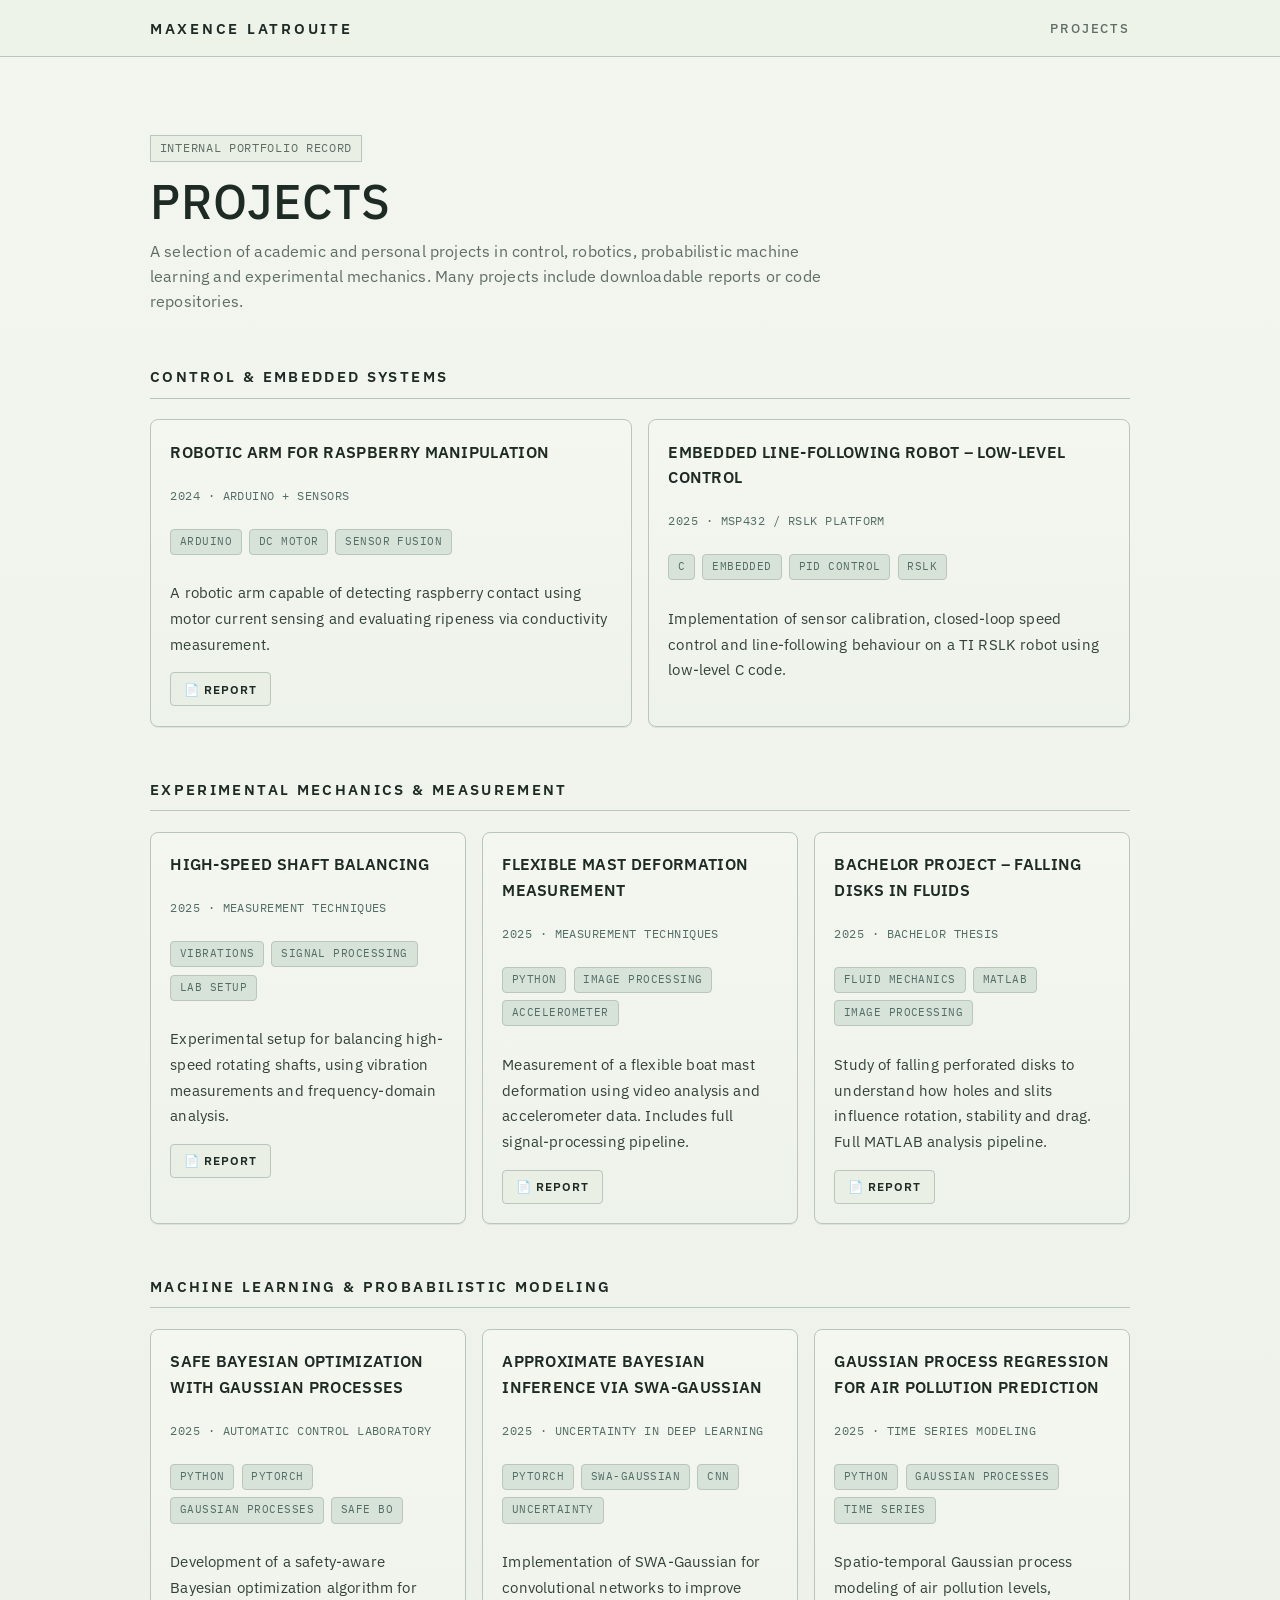
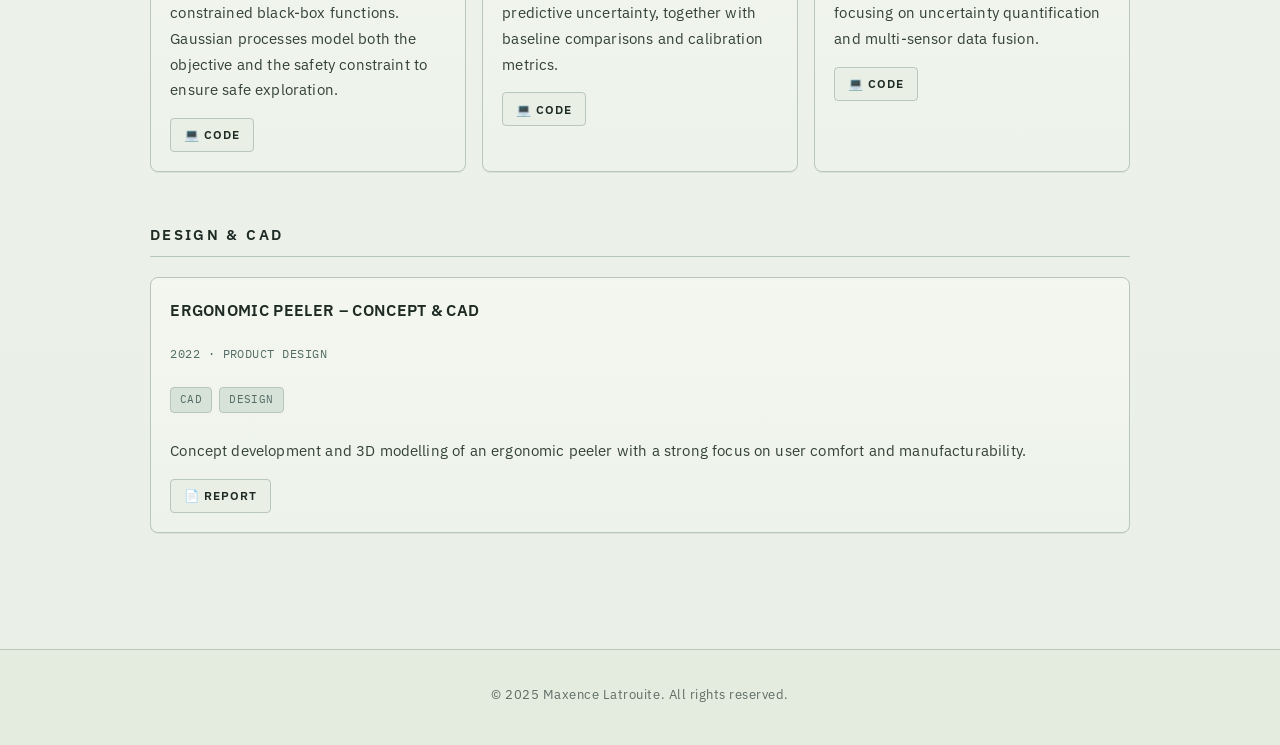
<file: projects.html>
<!DOCTYPE html>
<html lang="en">
<head>
  <meta charset="UTF-8">
  <title>Projects – Maxence Latrouite</title>
  <meta name="viewport" content="width=device-width, initial-scale=1">
  <link rel="stylesheet" href="style.css">
</head>
<body>

  <!-- HEADER (identique aux autres pages) -->
  <header class="site-header">
    <div class="container">
      <h1 class="site-title">Maxence Latrouite</h1>
      <nav class="site-nav">
        <a href="projects.html">Projects</a>
      </nav>
    </div>
  </header>

  <main class="container" id="projects">

    <!-- INTRO -->
    <section class="page-intro">
      <h1>Projects</h1>
      <p>
        A selection of academic and personal projects in control, robotics,
        probabilistic machine learning and experimental mechanics.
        Many projects include downloadable reports or code repositories.
      </p>
    </section>



    <!-- =============================== -->
    <!-- 1. CONTROL & EMBEDDED SYSTEMS -->
    <!-- =============================== -->

    <section class="project-section">
      <h2>Control &amp; Embedded Systems</h2>

      <div class="projects-grid">

        <!-- Raspberry Arm -->
        <article class="project-card">
          <h3>Robotic Arm for Raspberry Manipulation</h3>
          <p class="project-meta">2024 &middot; Arduino + Sensors</p>
          <p class="project-tags">
            <span>Arduino</span><span>DC Motor</span><span>Sensor Fusion</span>
          </p>
          <p class="project-summary">
            A robotic arm capable of detecting raspberry contact using motor
            current sensing and evaluating ripeness via conductivity measurement.
          </p>
          <div class="project-links">
            <a href="pdf/Projet_Framboise.pdf" target="_blank">📄 Report</a>
          </div>
        </article>

        <!-- Line-following Robot -->
        <article class="project-card">
          <h3>Embedded Line-Following Robot – Low-Level Control</h3>
          <p class="project-meta">2025 &middot; MSP432 / RSLK Platform</p>
          <p class="project-tags">
            <span>C</span><span>Embedded</span><span>PID Control</span><span>RSLK</span>
          </p>
          <p class="project-summary">
            Implementation of sensor calibration, closed-loop speed control and
            line-following behaviour on a TI RSLK robot using low-level C code.
          </p>
          <div class="project-links">
          </div>
        </article>
      </div>
    </section>


    <!-- =============================== -->
    <!-- 2. EXPERIMENTAL MECHANICS -->
    <!-- =============================== -->

    <section class="project-section">
      <h2>Experimental Mechanics &amp; Measurement</h2>

      <div class="projects-grid">

        <!-- Shaft Balancing -->
        <article class="project-card">
          <h3>High-Speed Shaft Balancing</h3>
          <p class="project-meta">2025 &middot; Measurement Techniques</p>
          <p class="project-tags">
            <span>Vibrations</span><span>Signal Processing</span><span>Lab Setup</span>
          </p>
          <p class="project-summary">
            Experimental setup for balancing high-speed rotating shafts, using
            vibration measurements and frequency-domain analysis.
          </p>
          <div class="project-links">
            <a href="pdf/DSM.pdf" target="_blank">📄 Report</a>
          </div>
        </article>

        <!-- Flexible Mast -->
        <article class="project-card">
          <h3>Flexible Mast Deformation Measurement</h3>
          <p class="project-meta">2025 &middot; Measurement Techniques</p>
          <p class="project-tags">
            <span>Python</span><span>Image Processing</span><span>Accelerometer</span>
          </p>
          <p class="project-summary">
            Measurement of a flexible boat mast deformation using video analysis
            and accelerometer data. Includes full signal-processing pipeline.
          </p>
          <div class="project-links">
            <a href="pdf/MT.pdf" target="_blank">📄 Report</a>
          </div>
        </article>

        <!-- Falling Disks -->
        <article class="project-card">
          <h3>Bachelor Project – Falling Disks in Fluids</h3>
          <p class="project-meta">2025 &middot; Bachelor Thesis</p>
          <p class="project-tags">
            <span>Fluid Mechanics</span><span>MATLAB</span><span>Image Processing</span>
          </p>
          <p class="project-summary">
            Study of falling perforated disks to understand how holes and slits
            influence rotation, stability and drag. Full MATLAB analysis pipeline.
          </p>
          <div class="project-links">
            <a href="pdf/Rapport_PDB.pdf" target="_blank">📄 Report</a>
          </div>
        </article>

      </div>
    </section>

    <!-- =============================== -->
    <!-- 3. MACHINE LEARNING & PROBABILISTIC MODELING -->
    <!-- =============================== -->

    <section class="project-section">
      <h2>Machine Learning &amp; Probabilistic Modeling</h2>

      <div class="projects-grid">

        <!-- Safe BO -->
        <article class="project-card">
          <h3>Safe Bayesian Optimization with Gaussian Processes</h3>
          <p class="project-meta">2025 &middot; Automatic Control Laboratory</p>
          <p class="project-tags">
            <span>Python</span><span>PyTorch</span><span>Gaussian Processes</span><span>Safe BO</span>
          </p>
          <p class="project-summary">
            Development of a safety-aware Bayesian optimization algorithm for
            constrained black-box functions. Gaussian processes model both the
            objective and the safety constraint to ensure safe exploration.
          </p>
          <div class="project-links">
            <a href="https://github.com/anayflima/PAI-projects-2025/blob/main/task3/solution.py" target="_blank">💻 Code</a>
          </div>
        </article>

        <!-- SWA-Gaussian -->
        <article class="project-card">
          <h3>Approximate Bayesian Inference via SWA-Gaussian</h3>
          <p class="project-meta">2025 &middot; Uncertainty in Deep Learning</p>
          <p class="project-tags">
            <span>PyTorch</span><span>SWA-Gaussian</span><span>CNN</span><span>Uncertainty</span>
          </p>
          <p class="project-summary">
            Implementation of SWA-Gaussian for convolutional networks to improve
            predictive uncertainty, together with baseline comparisons and
            calibration metrics.
          </p>
          <div class="project-links">
            <a href="https://github.com/anayflima/PAI-projects-2025/blob/main/task2/solution.py" target="_blank">💻 Code</a>
          </div>
        </article>

        <!-- GP Pollution -->
        <article class="project-card">
          <h3>Gaussian Process Regression for Air Pollution Prediction</h3>
          <p class="project-meta">2025 &middot; Time Series Modeling</p>
          <p class="project-tags">
            <span>Python</span><span>Gaussian Processes</span><span>Time Series</span>
          </p>
          <p class="project-summary">
            Spatio-temporal Gaussian process modeling of air pollution levels,
            focusing on uncertainty quantification and multi-sensor data fusion.
          </p>
          <div class="project-links">
            <a href="https://github.com/anayflima/PAI-projects-2025/blob/main/task1/solution.py" target="_blank">💻 Code</a>
          </div>
        </article>

      </div>
    </section>


    <!-- =============================== -->
    <!-- 4. DESIGN & CAD -->
    <!-- =============================== -->

    <section class="project-section">
      <h2>Design &amp; CAD</h2>

      <div class="projects-grid">
        <article class="project-card">
          <h3>Ergonomic Peeler – Concept & CAD</h3>
          <p class="project-meta">2022 &middot; Product Design</p>
          <p class="project-tags">
            <span>CAD</span><span>Design</span>
          </p>
          <p class="project-summary">
            Concept development and 3D modelling of an ergonomic peeler with a
            strong focus on user comfort and manufacturability.
          </p>
          <div class="project-links">
            <a href="pdf/Rapport_Construction_Mécanique.pdf" target="_blank">📄 Report</a>
          </div>
        </article>
      </div>

    </section>

  </main>

  <footer class="site-footer">
    <div class="container">
      <p>&copy; 2025 Maxence Latrouite. All rights reserved.</p>
    </div>
  </footer>

</body>
</html>
</file>
<file: style.css>
/* ----------------------------------------------------
   Retro corporate / Severance-inspired portfolio style
   Minimal, sterile, structured
----------------------------------------------------- */

@import url('https://fonts.googleapis.com/css2?family=IBM+Plex+Sans:wght@300;400;500;600&family=IBM+Plex+Mono:wght@400;500&display=swap');

/* ---------- Design tokens ---------- */

:root {
  --bg: #eef3ea;
  --bg-alt: #e4ebdf;
  --panel: #f4f7f0;
  --panel-2: #e9efe5;

  --text: #1e2a24;
  --muted: #5f6d65;
  --border: #b9c6bb;

  --accent: #6e8f86;
  --accent-dark: #526d66;
  --accent-soft: #d7e2d8;

  --max-width: 980px;
  --radius-sm: 4px;
  --radius-md: 8px;

  --shadow-soft: 0 1px 0 rgba(30, 42, 36, 0.08);
  --transition: 0.2s ease;
}

/* ---------- Reset ---------- */

*,
*::before,
*::after {
  box-sizing: border-box;
}

html {
  scroll-behavior: smooth;
}

body {
  margin: 0;
  font-family: "IBM Plex Sans", sans-serif;
  background:
    linear-gradient(to bottom, rgba(255,255,255,0.25), rgba(0,0,0,0.015)),
    var(--bg);
  color: var(--text);
  -webkit-font-smoothing: antialiased;
  line-height: 1.6;
  letter-spacing: 0.01em;
}

a {
  color: inherit;
  text-decoration: none;
}

img {
  max-width: 100%;
  display: block;
}

.container {
  width: min(92%, var(--max-width));
  margin: 0 auto;
}

/* ---------- Header ---------- */

.site-header {
  position: sticky;
  top: 0;
  z-index: 100;
  background: rgba(238, 243, 234, 0.96);
  backdrop-filter: blur(6px);
  border-bottom: 1px solid var(--border);
}

.site-header .container {
  display: flex;
  justify-content: space-between;
  align-items: center;
  padding: 1rem 0;
}

.site-title {
  margin: 0;
  font-size: 0.95rem;
  font-weight: 600;
  letter-spacing: 0.18em;
  text-transform: uppercase;
  color: var(--text);
}

.site-nav {
  display: flex;
  gap: 1.3rem;
  align-items: center;
}

.site-nav a {
  position: relative;
  font-size: 0.82rem;
  font-weight: 500;
  letter-spacing: 0.14em;
  text-transform: uppercase;
  color: var(--muted);
  transition: color var(--transition);
}

.site-nav a::after {
  content: "";
  position: absolute;
  left: 0;
  bottom: -0.28rem;
  width: 100%;
  height: 1px;
  background: var(--accent-dark);
  transform: scaleX(0);
  transform-origin: left;
  transition: transform var(--transition);
}

.site-nav a:hover,
.site-nav a:focus-visible {
  color: var(--text);
}

.site-nav a:hover::after,
.site-nav a:focus-visible::after {
  transform: scaleX(1);
}

/* ---------- Main ---------- */

main.container {
  padding-top: 2.8rem;
  padding-bottom: 4rem;
}

.page-intro {
  margin: 2rem 0 2.8rem;
  max-width: 760px;
}

.page-intro::before {
  content: "Internal Portfolio Record";
  display: inline-block;
  margin-bottom: 0.8rem;
  padding: 0.22rem 0.55rem;
  border: 1px solid var(--border);
  background: var(--panel-2);
  color: var(--muted);
  font-family: "IBM Plex Mono", monospace;
  font-size: 0.72rem;
  letter-spacing: 0.06em;
  text-transform: uppercase;
}

.page-intro h1 {
  margin: 0 0 0.7rem;
  font-size: clamp(2rem, 3.8vw, 3rem);
  font-weight: 500;
  letter-spacing: 0.02em;
  line-height: 1.1;
  text-transform: uppercase;
}

.page-intro p {
  margin: 0.35rem 0;
  font-size: 0.98rem;
  color: var(--muted);
  max-width: 680px;
}

/* ---------- Sections ---------- */

.project-section {
  margin: 3.2rem 0;
}

.project-section h2 {
  margin: 0 0 1.3rem;
  padding-bottom: 0.55rem;
  border-bottom: 1px solid var(--border);
  font-size: 0.92rem;
  font-weight: 600;
  letter-spacing: 0.16em;
  text-transform: uppercase;
  color: var(--text);
}

/* ---------- Grid ---------- */

.projects-grid {
  display: grid;
  grid-template-columns: repeat(auto-fit, minmax(270px, 1fr));
  gap: 1rem;
}

/* ---------- Cards ---------- */

.project-card {
  background: linear-gradient(180deg, var(--panel) 0%, #edf2ea 100%);
  border: 1px solid var(--border);
  border-radius: var(--radius-md);
  padding: 1.2rem;
  box-shadow: var(--shadow-soft);
  display: flex;
  flex-direction: column;
  gap: 0.6rem;
  transition:
    border-color var(--transition),
    transform var(--transition),
    background var(--transition);
}

.project-card:hover {
  transform: translateY(-2px);
  border-color: var(--accent);
  background: linear-gradient(180deg, #f6f9f3 0%, #eaf1e8 100%);
}

.project-card h3 {
  margin: 0;
  font-size: 1rem;
  font-weight: 600;
  letter-spacing: 0.02em;
  text-transform: uppercase;
}

.project-meta {
  color: var(--accent-dark);
  font-family: "IBM Plex Mono", monospace;
  font-size: 0.74rem;
  letter-spacing: 0.04em;
  text-transform: uppercase;
}

.project-summary {
  margin: 0;
  font-size: 0.94rem;
  line-height: 1.7;
  color: #334139;
}

/* ---------- Tags ---------- */

.project-tags {
  display: flex;
  flex-wrap: wrap;
  gap: 0.45rem;
  margin-top: 0.1rem;
}

.project-tags span {
  padding: 0.2rem 0.55rem;
  border: 1px solid var(--border);
  border-radius: var(--radius-sm);
  background: var(--accent-soft);
  color: var(--accent-dark);
  font-family: "IBM Plex Mono", monospace;
  font-size: 0.7rem;
  letter-spacing: 0.04em;
  text-transform: uppercase;
}

/* ---------- Links ---------- */

.project-links {
  margin-top: 0.35rem;
  display: flex;
  flex-wrap: wrap;
  gap: 0.55rem;
}

.project-links a {
  display: inline-flex;
  align-items: center;
  justify-content: center;
  min-height: 34px;
  padding: 0.38rem 0.8rem;
  border: 1px solid var(--border);
  border-radius: var(--radius-sm);
  background: var(--panel-2);
  color: var(--text);
  font-size: 0.76rem;
  font-weight: 600;
  letter-spacing: 0.08em;
  text-transform: uppercase;
  transition:
    background var(--transition),
    border-color var(--transition),
    color var(--transition);
}

.project-links a:hover,
.project-links a:focus-visible {
  background: var(--accent);
  border-color: var(--accent-dark);
  color: #f5f8f4;
}

/* ---------- Images ---------- */

.edu-img {
  width: 100%;
  max-width: 900px;
  border-radius: var(--radius-md);
  border: 1px solid var(--border);
  background: var(--panel);
  box-shadow: var(--shadow-soft);
  margin-bottom: 1rem;
  object-fit: cover;
  filter: saturate(0.88) contrast(0.96);
}

/* ---------- Footer ---------- */

.site-footer {
  border-top: 1px solid var(--border);
  background: var(--bg-alt);
  padding: 1.4rem 0 1.7rem;
  text-align: center;
  color: var(--muted);
  font-size: 0.8rem;
  letter-spacing: 0.04em;
}

/* ---------- Accessibility ---------- */

a:focus-visible {
  outline: 2px solid var(--accent-dark);
  outline-offset: 2px;
}

/* ---------- Responsive ---------- */

@media (max-width: 720px) {
  .site-header .container {
    flex-direction: column;
    align-items: flex-start;
    gap: 0.7rem;
  }

  .site-nav {
    flex-wrap: wrap;
    gap: 0.9rem;
  }

  .page-intro h1 {
    font-size: 2rem;
  }

  .project-card {
    padding: 1rem;
  }
}
</file>
